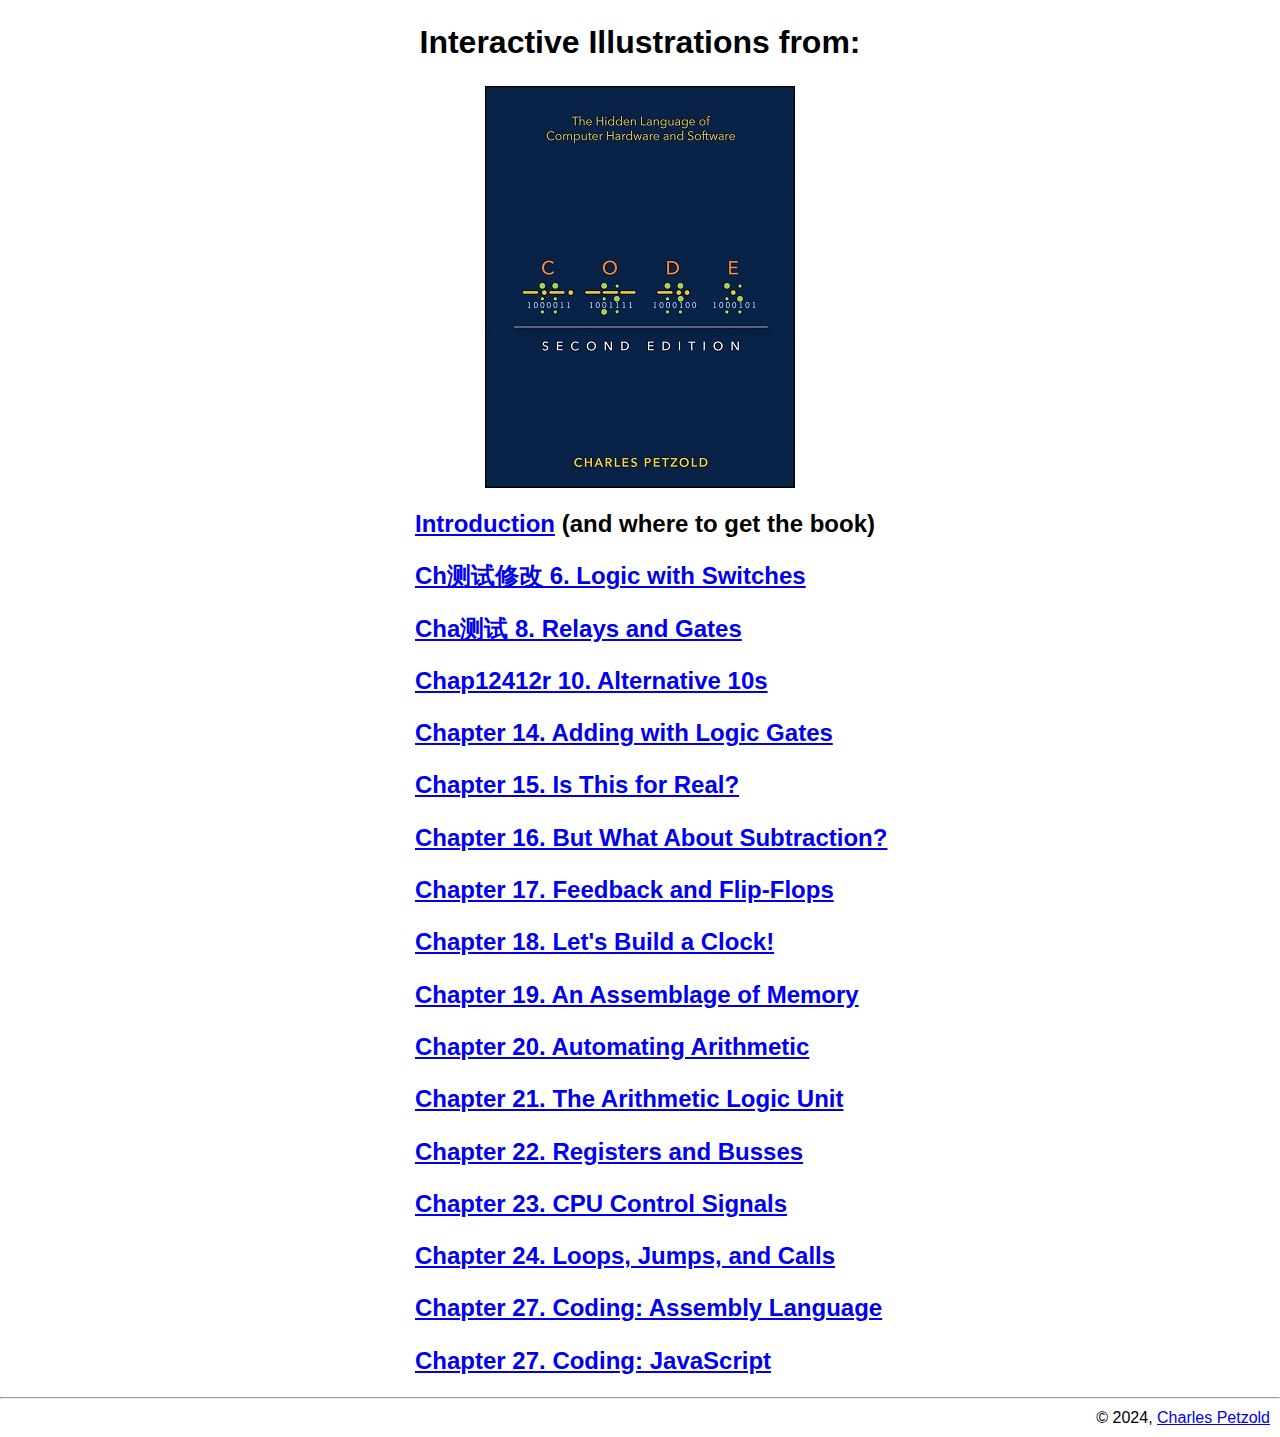
<file: index.html>
<!doctype html>
<html lang="en">
 <head> 
  <title>Code by Charles Petzold</title> 
  <meta http-equiv="Content-type" content="text/html; charset=utf-8"> 
  <meta name="description" content="Interactive Circuits from the book Code by Charles Petzold"> 
  <meta name="author" content="Charles Petzold"> 
  <meta property="og:title" content="“Code” by Charles Petzold"> 
  <meta property="og:description" content="A few interactive circuits from “Code” 2nd edition"> 
  <meta property="og:image" content="https://www.codehiddenlanguage.com/Code2Cover.jpg"> 
  <meta property="twitter:title" content="“Code” by Charles Petzold"> 
  <meta property="twitter:description" content="A few interactive circuits from “Code” 2nd edition"> 
  <meta property="twitter:image" content="https://www.codehiddenlanguage.com/Code2Cover.jpg"> 
  <link rel="stylesheet" href="css/css"> 
  <link rel="stylesheet" type="text/css" href="css/style.240618.css"> 
  <link rel="apple-touch-icon" sizes="180x180" href="css/apple-touch-icon.png"> 
  <link rel="icon" type="image/png" sizes="32x32" href="css/favicon-32x32.png"> 
  <link rel="icon" type="image/png" sizes="16x16" href="css/favicon-16x16.png"> 
  <link rel="manifest" href="css/site.webmanifest"> 
 </head> 
 <body> 
  <header> 
   <h1> Interactive Illustrations from: </h1> 
   <img src="images/Code2Cover.jpg" width="308" height="400" alt="Code book cover" title="Code: The Hidden Language of Computer Hardware and Software"> 
  </header> 
  <div style="width: 450px; margin: 0 auto;"> 
   <h2 class="toc"> <a href="测试修改er00">Introduction</a> (and where to get the book) </h2> 
   <h2 class="toc"> <a href="6/index.html">Ch测试修改 6. Logic with Switches</a> </h2> 
   <h2 class="toc"> <a href="8/index.html">Cha测试 8. Relays and Gates</a> </h2> 
   <h2 class="toc"> <a href="10/index.html">Chap12412r 10. Alternative 10s</a> </h2> 
   <h2 class="toc"> <a href="14/index.html">Chapter 14. Adding with Logic Gates</a> </h2> 
   <h2 class="toc"> <a href="15/index.html">Chapter 15. Is This for Real?</a> </h2> 
   <h2 class="toc"> <a href="16/index.html">Chapter 16. But What About Subtraction?</a> </h2> 
   <h2 class="toc"> <a href="17/index.html">Chapter 17. Feedback and Flip-Flops</a> </h2> 
   <h2 class="toc"> <a href="18/index.html">Chapter 18. Let's Build a Clock!</a> </h2> 
   <h2 class="toc"> <a href="19/index.html">Chapter 19. An Assemblage of Memory</a> </h2> 
   <h2 class="toc"> <a href="20/index.html">Chapter 20. Automating Arithmetic</a> </h2> 
   <h2 class="toc"> <a href="21/index.html">Chapter 21. The Arithmetic Logic Unit</a> </h2> 
   <h2 class="toc"> <a href="22/index.html">Chapter 22. Registers and Busses</a> </h2> 
   <h2 class="toc"> <a href="23/index.html">Chapter 23. CPU Control Signals</a> </h2> 
   <h2 class="toc"> <a href="24/index.html">Chapter 24. Loops, Jumps, and Calls</a> </h2> 
   <h2 class="toc"> <a href="27a/index.html">Chapter 27. Coding: Assembly Language</a> </h2> 
   <h2 class="toc"> <a href="27b/index.html">Chapter 27. Coding: JavaScript</a> </h2> 
  </div> 
  <hr> 
  <footer>
    © 2024, 
   <a href="https://www.charlespetzold.com">Charles Petzold</a> 
  </footer>   
 </body>
</html>
</file>
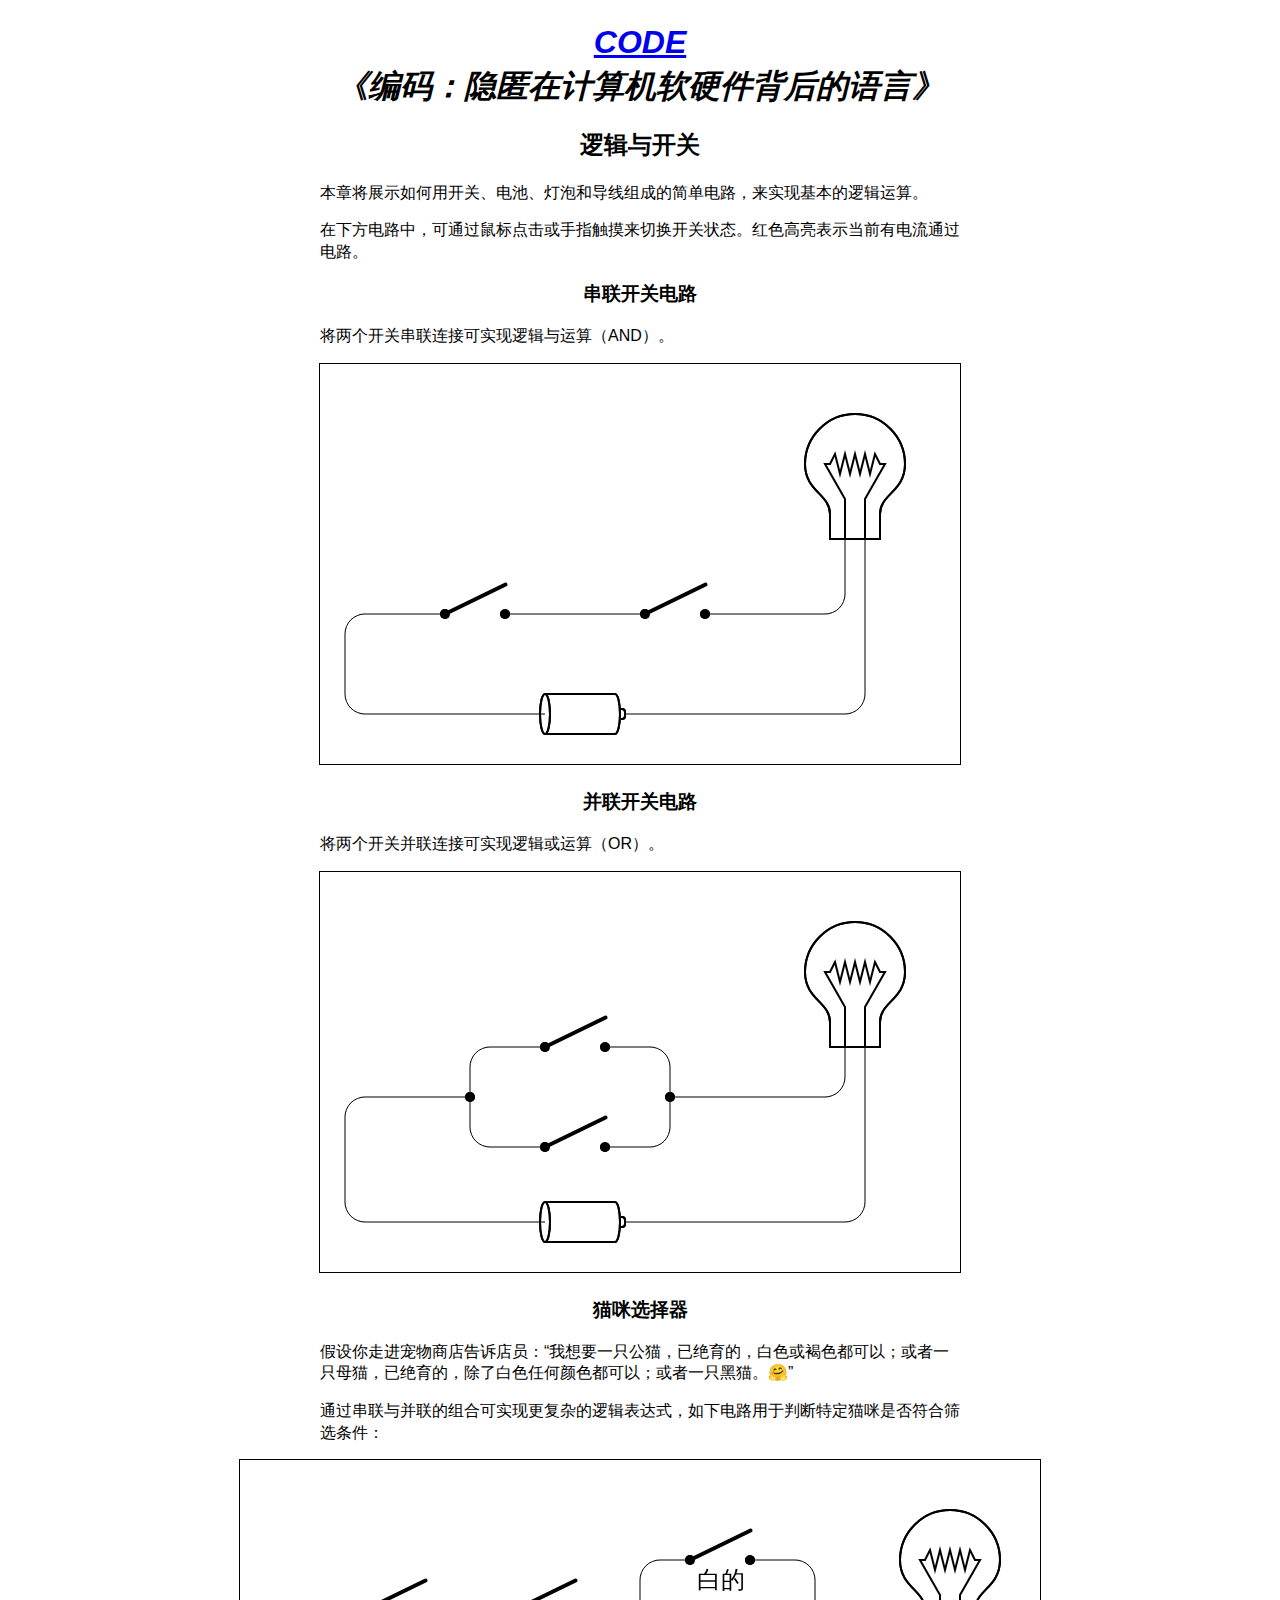
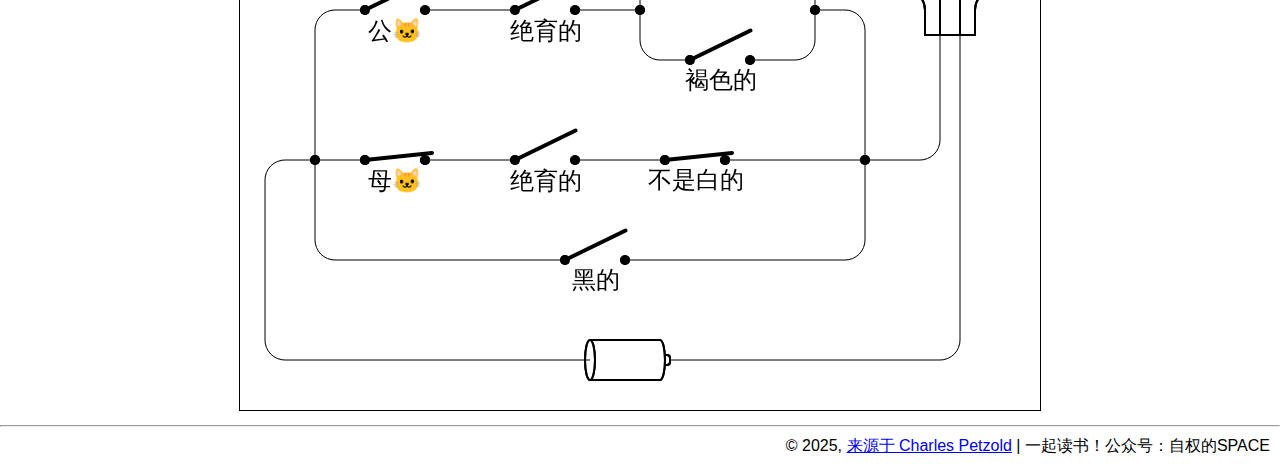
<file: 6/index.html>
<!doctype html>
<html lang="en">
 <head> 
  <meta charset="utf-8"> 
  <title>Code: Chapter 6</title> 
  <link rel="stylesheet" href="css/style.240618.css"> 
 </head> 
 <body> 
  <header> 
   <h1> <a href=".."><i>CODE</i></a><br><i>《编码：隐匿在计算机软硬件背后的语言》</i><br> </h1> 
   <h2>逻辑与开关</h2> 
  </header> 
  <div class="narrative"> 
   <p> 本章将展示如何用开关、电池、灯泡和导线组成的简单电路，来实现基本的逻辑运算。</p> 
   <p> 在下方电路中，可通过鼠标点击或手指触摸来切换开关状态。红色高亮表示当前有电流通过电路。</p> 
  </div> 
  <h3>串联开关电路</h3> 
  <div class="narrative"> 
   <p>将两个开关串联连接可实现逻辑与运算（AND）。</p> 
  </div> 
  <div class="canvas-container"> 
   <canvas id="canvasSeries" width="640" height="400">
    您的浏览器不支持画布元素，请升级或者使用电脑浏览器
   </canvas> 
  </div> 
  <h3>并联开关电路</h3> 
  <div class="narrative"> 
   <p>将两个开关并联连接可实现逻辑或运算（OR）。</p> 
  </div> 
  <div class="canvas-container"> 
   <canvas id="canvasParallel" width="640" height="400">
    您的浏览器不支持画布元素，请升级或者使用电脑浏览器
   </canvas> 
  </div> 
  <h3>猫咪选择器</h3> 
  <div class="narrative"> 
   <p>假设你走进宠物商店告诉店员：“我想要一只公猫，已绝育的，白色或褐色都可以；或者一只母猫，已绝育的，除了白色任何颜色都可以；或者一只黑猫。🤗”</p>
   <p>通过串联与并联的组合可实现更复杂的逻辑表达式，如下电路用于判断特定猫咪是否符合筛选条件：</p> 
  </div> 
  <div class="canvas-container"> 
   <canvas id="canvasKittens" width="800" height="550">
    您的浏览器不支持画布元素，请升级或者使用电脑浏览器
   </canvas> 
  </div> 
  <hr> 
  <footer>
    © 2025, 
   <a href="https://www.charlespetzold.com">来源于 Charles Petzold</a> | 一起读书！公众号：自权的SPACE
  </footer> 
  <script src="js/PropagatingLogicLib.240618.js"></script> 
  <script src="js/PropagatingIoLib.240618.js"></script> 
  <script src="js/StructuredLayoutLib.240618.js"></script> 
  <script src="js/Chapter06SwitchesInSeries.json.js"></script> 
  <script src="js/Chapter06SwitchesInParallel.json.js"></script> 
  <script src="js/Chapter06KittenSelector.json.js"></script> 
  <script>
            new CircuitBuilder(canvasSeries, Chapter06SwitchesInSeries);
            new CircuitBuilder(canvasParallel, Chapter06SwitchesInParallel);
            new CircuitBuilder(canvasKittens, Chapter06KittenSelector);
        </script>  
 </body>
</html>
</file>
<file: css/style.240618.css>
body {	margin-left:auto; 	margin-right:auto;	font-family: Tahoma, /* 'Segoe UI', Geneva, Verdana, */ sans-serif;	font-size: 16px;     line-height: 1.35;}h1, h2, h3, h4{    text-align: center}h2.toc{    text-align: left;    white-space: nowrap;}img{    display: block;    margin-left: auto;    margin-right: auto;    border: 1px solid black;}div.narrative{    max-width: 40em;    margin: auto;}div.canvas-container{    width: max-content;    margin: auto;}canvas{    border: 1px solid #000000;    margin-left: 10px;    margin-right: 10px;}table, th, td{    border: 1px solid black;    border-collapse: collapse;}table{    text-align: center;     margin-left: auto;     margin-right: auto;}th, td{    padding-left: 10px;    padding-right: 10px;}footer{    text-align: right;    margin-right: 10px;}pre{    margin-left: 5em;}@media print {    canvas     {        height: 100px;    }    img     {        height: 100px;        width: 75px;    }}
</file>
<file: 6/css/style.240618.css>
body {	margin-left:auto; 	margin-right:auto;	font-family: Tahoma, /* 'Segoe UI', Geneva, Verdana, */ sans-serif;	font-size: 16px;     line-height: 1.35;}h1, h2, h3, h4{    text-align: center}h2.toc{    text-align: left;    white-space: nowrap;}img{    display: block;    margin-left: auto;    margin-right: auto;    border: 1px solid black;}div.narrative{    max-width: 40em;    margin: auto;}div.canvas-container{    width: max-content;    margin: auto;}canvas{    border: 1px solid #000000;    margin-left: 10px;    margin-right: 10px;}table, th, td{    border: 1px solid black;    border-collapse: collapse;}table{    text-align: center;     margin-left: auto;     margin-right: auto;}th, td{    padding-left: 10px;    padding-right: 10px;}footer{    text-align: right;    margin-right: 10px;}pre{    margin-left: 5em;}@media print {    canvas     {        height: 100px;    }    img     {        height: 100px;        width: 75px;    }}
</file>
